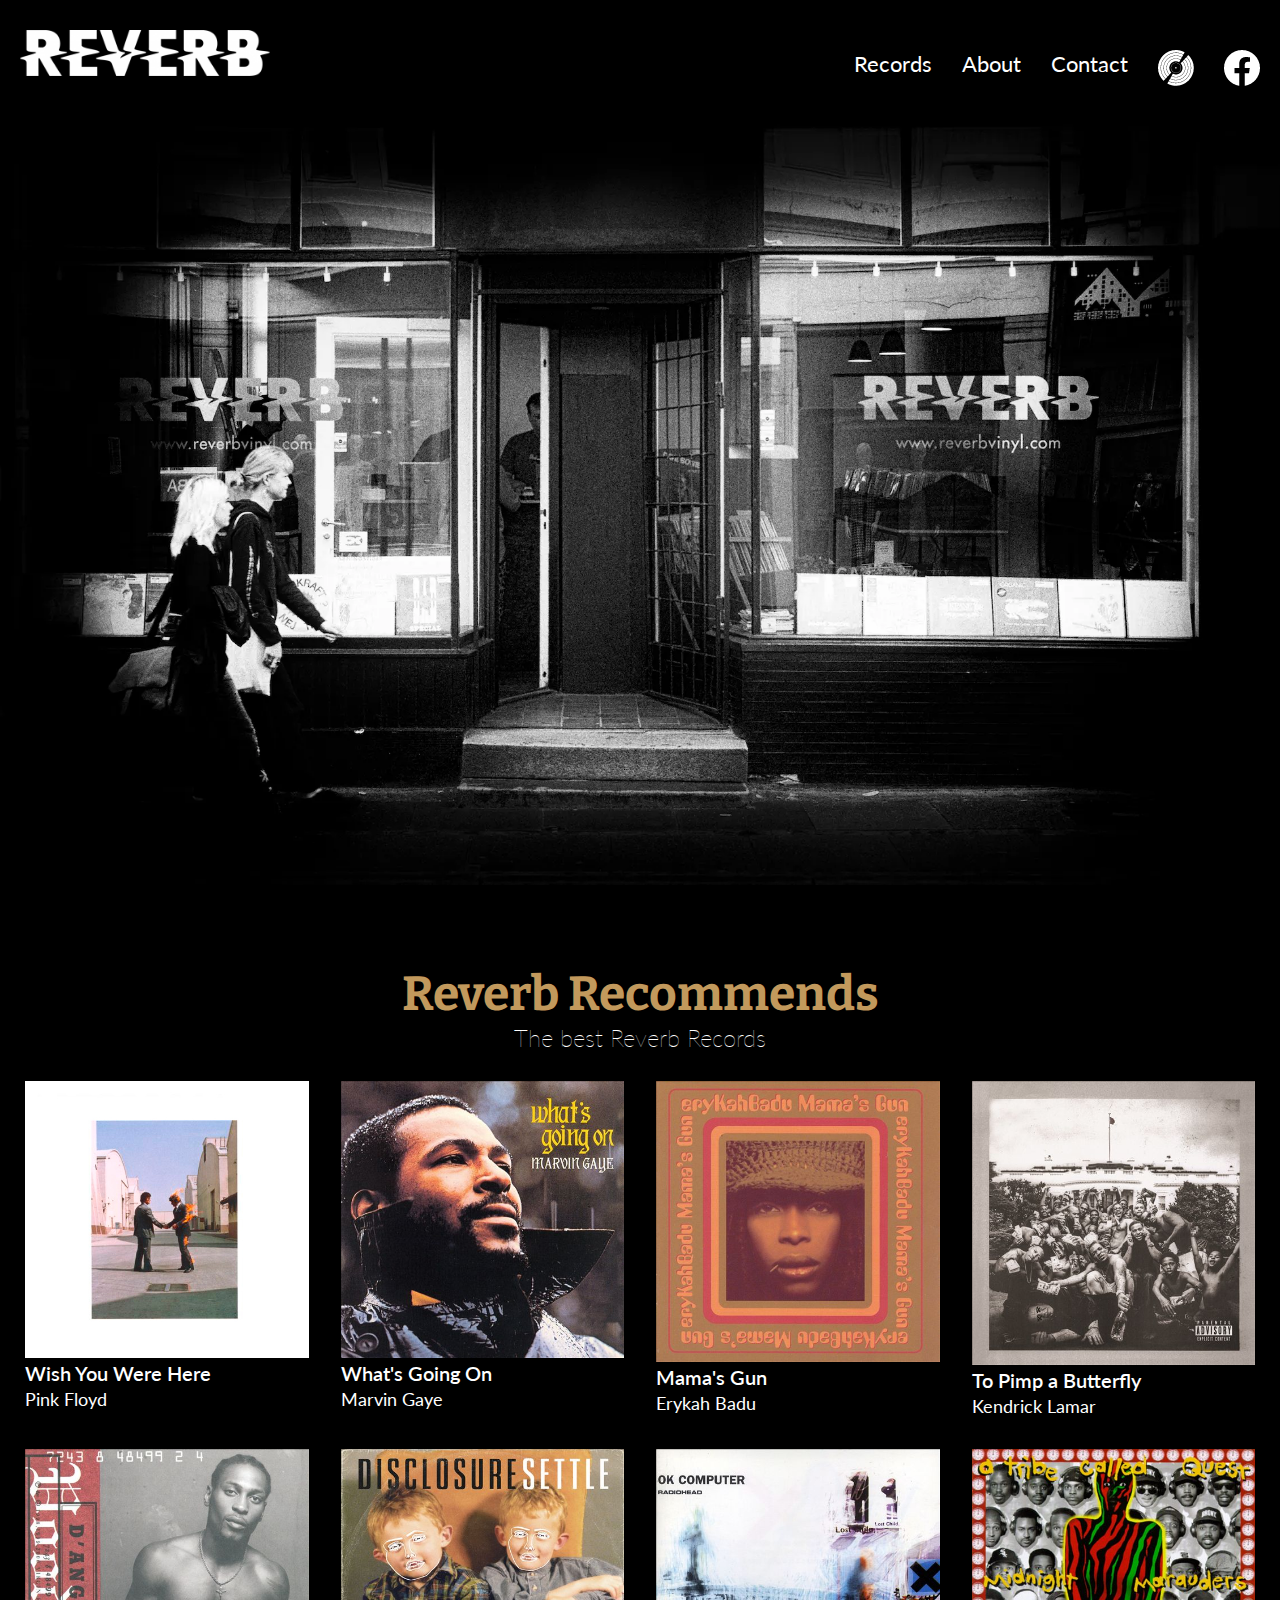
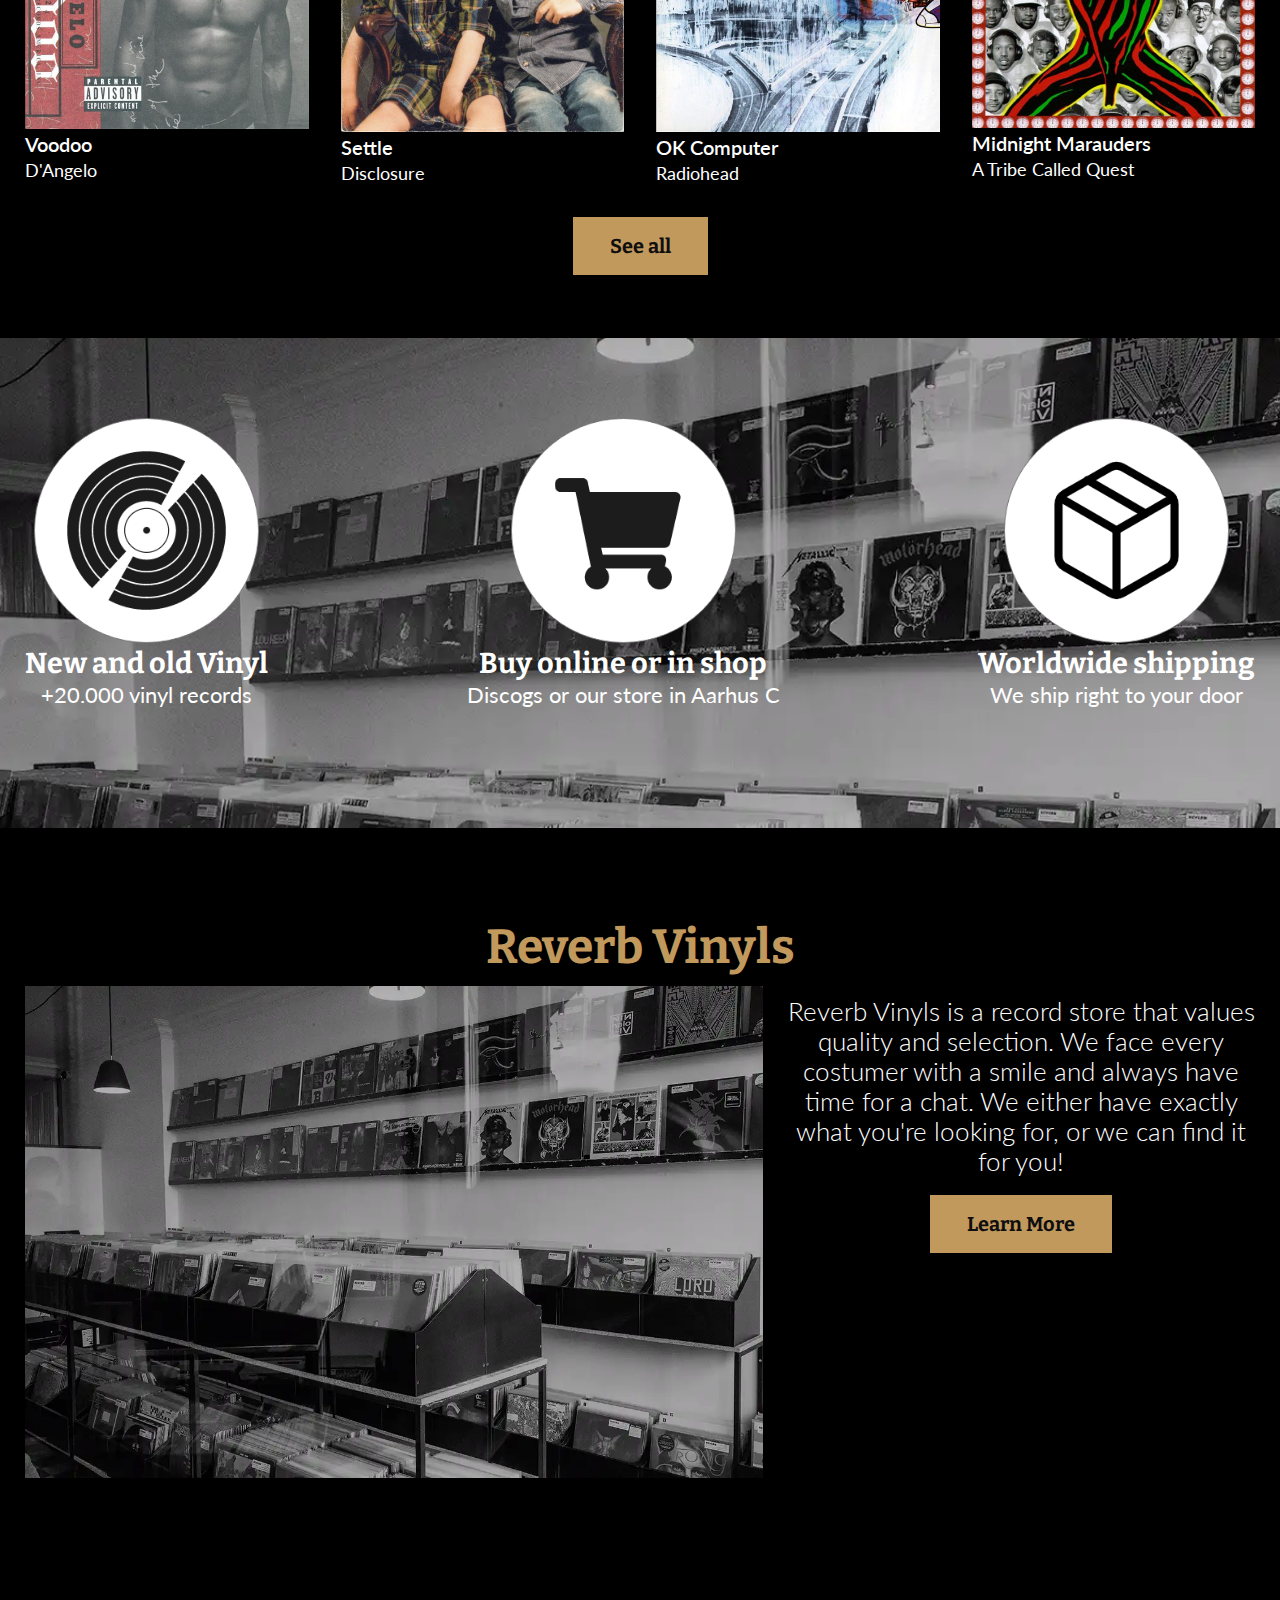
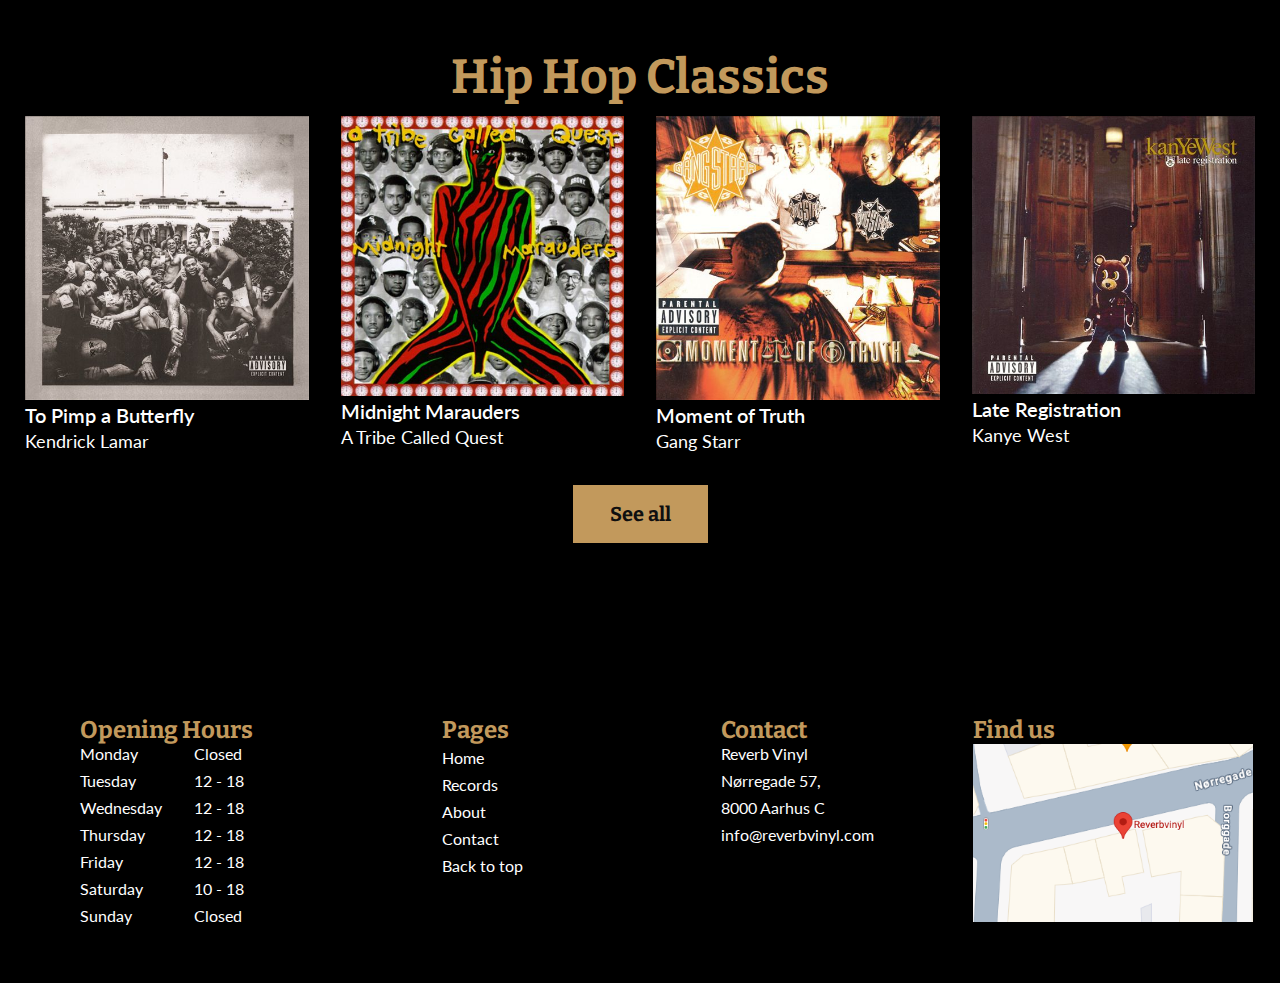
<file: index.html>
<!DOCTYPE html>
<html lang="en">
<head>
    <meta charset="UTF-8">
    <meta name="viewport" content="width=device-width, initial-scale=1.0">
    <link rel="stylesheet" href="css/style.css">
    <link rel="icon" type="image/x-icon" href="/image/favicon.jpg">
    <link rel="preload" fetchpriority="high" as="image" href="image/front2.webp" type="image/webp">
    <title>Reverb Vinyl - Best Selection of Vinyl Records</title>
    <meta name="description" content="Best Selection of Vinyl Records with everything you could ever want">
</head>
<body onhashchange="pageChange()">

    <header>
        <nav class="header wrapper flex">
            <a href="#home" class=""><img src="image/logo.png" alt="Reverb Vinyl"></a>
            <div class="header-links">
                <a href="#records">Records</a>
                <a href="#about">About</a>
                <a href="#contact">Contact</a>
                <div class="flex"><a href="https://www.discogs.com/seller/ReverbVinyl/profile"><img src="image/discogs.png" alt="discogs"></a>
                    <a href="https://www.facebook.com/reverbvinyl"><img src="image/Icon-facebook.png" alt="facebook"></a></div>
            </div>
        </nav>
        <div>
        <div id="mobileheader">
            <a href="#home"><img src="image/logo.png" alt="Reverb Vinyl"></a>
            <div id="burgermenu" onclick="showMobileHeader()">
                <div class="bar1"></div>
                <div class="bar2"></div>
                <div class="bar3"></div>
            </div>
        </div>
            <ul class="header-links-mobile" id="header-links-mobile">
                <li><a href="#records" onclick="showMobileHeader()">Records</a></li>
                <li><a href="#about" onclick="showMobileHeader()">About</a></li>
                <li><a href="#contact" onclick="showMobileHeader()">Contact</a></li>
                <li>
                    <a href="https://www.discogs.com/seller/ReverbVinyl/profile"><img src="image/discogs.png" alt="discogs"></a>
                    <a href="https://www.facebook.com/reverbvinyl"><img src="image/Icon-facebook.png" alt="facebook"></a>
                </li>
            </ul>
        </div>
    </header>
    <main> 
        <div id="home" class="page">
            <div class="index-cover"></div>
            <article id="main-reverb-recommends" class="wrapper">
                    <h1>Reverb Recommends</h1>
                    <h3>The best Reverb Records</h3><br>
                    <div class="index-albums">
                        <div class="gridcontainer recordsIndex">
                        </div>
                    </div>
                    <a href="#records" class="main-btn">See all</a>
                
            </article>
            <div id="index-banner">
                <div id="index-banner-contents" class="wrapper">
                    <div>
                        <img src="image/records.png" alt="Vinyl Records">
                        <div>
                            <strong>New and old Vinyl</strong>
                            <p>+20.000 vinyl records</p>
                        </div>
                    </div>
                    <div>
                        <img src="image/shopping.png" alt="Shopping">
                        <div>
                            <strong>Buy online or in shop</strong>
                            <p>Discogs or our store in Aarhus C</p>
                        </div>
                    </div>
                    <div>
                        <img src="image/shipping.png" alt="Shipping">
                        <div>
                            <strong>Worldwide shipping</strong>
                            <p>We ship right to your door</p>
                        </div>
                    </div>
                </div>
            </div>
            <article id="reverb-vinyl-index" class="wrapper">
                <h2 style="margin: 10px 0;">Reverb Vinyls</h2>
                <div class="" id="reverb-vinyl-index-contents">
                    <img src="image/ben1-1.webp" alt="store-image">
                    <div>
                        <p>Reverb Vinyls is a record store that values quality and selection. We face every costumer with a smile and always have time for a chat. We either have exactly what you're looking for, or we can find it for you!</p>
                        <a href="#about" class="main-btn">Learn More</a>
                    </div>
                </div>
            </article>
            <article class="wrapper" id="hiphop-classics">
                <h2 style="margin: 10px 0;">Hip Hop Classics</h2>
                <div class="gridcontainer recordsIndexNew"></div>
                <a href="#records" class="main-btn">See all</a>
            </article>
        </div>
        <div id="records" class="page wrapper">
            <h2>Records</h2>
            <div class="filterandsearchcontainer">
            <input id="searchRecords" type="search" placeholder="Search" onkeyup="search(this.value)">
            <label for="filterByGenre">
                <select id="filterByGenre"  onchange="filterByGenre(this.value)">
                    <option value="all" selected >All Genres</option>
                    <option value="Rock">Rock</option>
                    <option value="Rap/Hip-Hop">Rap/Hip-Hop</option>
                    <option value="Electronic">Electronic</option>
                    <option value="Soul">Soul</option>
                    <option value="Jazz">Jazz</option>
                    <option value="RnB">RnB</option>
                    <option value="Funk">Funk</option>
                </select>
            </label>
            </div>
            <div class="records gridcontainer"></div>
        </div>
        <div id="about" class="page wrapper">
            <h2>About us</h2>
            <p>After many years of collecting and trading vinyl and cd’s on a purely hobby basis, 2017 became the year to make the dream come true. Our new store in AArhus is concentrated around new and rare second hand vinyl with a special interest in rock subcats like indie , alternative, grunge, hardcore, punk, new wave, synth, electronic and industrial. We love listening to and talking about music and we will strive to bring a cozy and relaxed atmosphere to the shop for our customers to enjoy.</p>
            <img src="image/atdesk.webp" alt="reverb store">
        </div>
        <div id="contact" class="page wrapper">
            <h2>Contact us</h2>
            <div class="container">
              <form action="/action_page.php">
                <label for="name">Name</label>
                <input type="text" id="name" name="name" placeholder="Your name..">
            
                <label for="email">Email</label>
                <input type="text" id="email" name="email" placeholder="Your last name..">

                <label for="subject">Subject</label>
                <input type="text" id="subject" name="subject" placeholder="What is this about..">
            
                <label for="message">Message</label>
                <textarea  name="message" id="message" placeholder="Write something.." style="height:200px"></textarea>
            
                <input type="submit" value="Submit">
              </form>
            </div>
        </div>
        <div id="detailView" class="page">
        </div>
    </main>
    <footer>
        <nav class="footer wrapper gridcontainer2">
            <div class="footer-section">
                <h4>Opening Hours</h4>
                <div id="openinghours">
                    <div class="margin-right">
                        <p>Monday</p> 
                        <p>Tuesday</p> 
                        <p>Wednesday</p> 
                        <p>Thursday</p> 
                        <p>Friday</p> 
                        <p>Saturday</p> 
                        <p>Sunday</p> 
                    </div>
                    <div>
                        <p>Closed</p> 
                        <p>12 - 18</p> 
                        <p>12 - 18</p> 
                        <p>12 - 18</p> 
                        <p>12 - 18</p> 
                        <p>10 - 18</p> 
                        <p>Closed</p> 
                    </div>
                </div>
            </div>
            
            <div class="footer-section">
                <h4>Pages</h4>
                <ul>
                    <li><a href="#home">Home</a></li>
                    <li><a href="#records">Records</a></li>
                    <li><a href="#about">About</a></li>
                    <li><a href="#contact">Contact</a></li>
                    <li> <a href="#">Back to top</a></li>
                </ul>
            </div>
            <div class="footer-section">
                <h4>Contact</h4>
                    <p>Reverb Vinyl</p> 
                    <p>Nørregade 57,</p> 
                    <p>8000 Aarhus C</p> 
                    <p><a href="mailto:info@reverbvinyl.com">info@reverbvinyl.com</a></p> 
                    <div class="flex">
                        <!-- <img src="image/records.png" alt="">
                        <img src="image/records.png" alt=""> -->
                    </div>
            </div>
            <div class="footer-section">
                <h4>Find us</h4>
                <img src="image/map.png" alt="map">
                <!-- <iframe src="https://www.google.com/maps/embed?pb=!1m18!1m12!1m3!1d555.4533691224761!2d10.207155976230395!3d56.16032954083716!2m3!1f0!2f0!3f0!3m2!1i1024!2i768!4f13.1!3m3!1m2!1s0x464c3f96781121a1%3A0x59c2cce9a37cf386!2sReverbvinyl!5e0!3m2!1sda!2sdk!4v1701524158114!5m2!1sda!2sdk" width="600" height="450" style="border:0;" allowfullscreen="" loading="lazy" referrerpolicy="no-referrer-when-downgrade"></iframe> -->
            </div>
        </nav>
    </footer>
    <script src="js/spa.js"></script>
    <script src="js/main.js"></script>
</body>
</html>
</file>
<file: css/style.css>
@import url('https://fonts.googleapis.com/css2?family=Bitter:wght@400;600;700&family=Lato:wght@300;400;700&display=swap');
@import url('https://fonts.googleapis.com/css2?family=Source+Sans+3&display=swap');
* {
    margin: 0;
    padding: 0;
    box-sizing: border-box;
    font-family: 'Lato', sans-serif;
}
body {
    background-color: black;
    /* background-color: black; */
    color: #ffffff
}
h1, h2{
    font: bold 2em Bitter, serif;
    color: #C2995C;
    text-align: center;
}
.likeh1{
    font-weight: 700;
}
h3, .likeh3 {
    font: lighter 1.5em Lato, sans-serif;
}
h4 {
    font: bold 1.5em Bitter, serif;
    color: #C2995C;
}
li{
    list-style-type: none;
}
img{
    max-width: 100%;
}
a {
    text-decoration: none;
    color: white;
    
}
a:hover {
    font-weight: bolder;
}
.main-btn:hover {
    font: light 20px Bitter, serif;
    background-color: #0F0F0F;
    color: #C2995C;;
}
.flex{
    display: flex;
    justify-content: space-between;
}
.flex2{
    display: flex;
}
/* ____Header_____ */
header {
    position: fixed;
    top: 0;
    left: 0;
    right: 0;
    z-index: 9999;
    background-color: black
}


#mobileheader{
    display: flex;
    justify-content: space-between;
    padding: 20px;
}
#mobileheader button{
    background: none;
    border: none;
}
#mobileheader img{
    max-width: 180px;
}

#menu-toggle{
    display: none;
}
#burgermenu div{
    width: 35px;
    height: 3px;
    border-radius: 10px;
    background-color: white;
    margin: 8px 0;
}
#burgermenu div:first-child{
    margin: 0 0;
}

.header-links-mobile{
    display: none;
    height: 100vh;
    padding: 1em;
}
.showMenu {display: block}
.header-links-mobile li{
    text-align: center;
    font-size: 1.8em;
    margin-top: 1em;
}
.header{
    display: none;
}

/* Main______________________ */
article{
    display: block;
    padding: 2em 0;
    margin: 50px 0;
}
.wrapper{
    padding-left: 15px;
    padding-right: 15px;
}
/* ---------- page styling ---------- */
.page {
    display: none;
    /*min heigh is screen heigh minus height of tab and top bar */
    min-height: calc(100vh - 110px);
    /* padding equals height of tabbar and topbar */
    padding: 80px 0;
  }

/* Cover image on index.html */
.index-cover{
    display: block;
    background-image: url("../image/front2.webp");
    background-size: 100%;
    background-repeat: no-repeat;
    background-size: cover;
    width: 100%;
    min-height: 85vh;
    height: 90%;
}
#main-reverb-recommends{
    margin: 0 auto;
    text-align: center;
}
.index-albums{
    display: block;
    margin-bottom: 50px;
}
.gridcontainer{
    display: grid;
    grid-template-columns: 1fr 1fr;
    gap: 2em;
    /* margin: 1em; */
}
.album {
    display: block;
    /* width: 23%; */
    /* padding: 2em 1em; */
    text-align: left;
    cursor:pointer;
    transition: transform .2s; /* Animation */
}
.album img{
    width: 100%;
    height: auto;
    transition: transform .2s; /* Animation */
}
.album:hover{
    transform: scale(1.05);
}
.album-title {
    display: block;
    font: 16px Lato, sans-serif;
    font-weight: 600;
    padding-bottom: 2px;
}
.artist-title {
    font: 16px Lato, sans-serif;
}
.main-btn{
    margin-top: 50px;
    padding: 15px 35px;
    font: bold 20px Bitter, serif;
    background-color: #C2995C;
    color: #0F0F0F;
    border: 2px solid #C2995C;
}
/* Index banner */
#index-banner{
    display: block;
    background-image: url("../image/ben1-1.webp");
    background-size: cover;
    text-align: center;
    padding: 5em 0;
}
#index-banner img{
    max-width: 150px;
}

#index-banner-contents strong{
    font: bold 1.4em Bitter, serif;
}
#index-banner-contents p{
    font-size: 1em;
    
}
#index-banner-contents div{
    margin-bottom: 20px;
}
/* Who are we? */
#reverb-vinyl-index-contents div{
    font-size: 1.2em;
    font-weight: 300;
    text-align: center;
}
#reverb-vinyl-index-contents p{
    margin: 10px 0 30px;
}
/* Hip hop classics */
#hiphop-classics{
    margin: 0 auto;
    text-align: center;
}
.recordsIndexNew{
    margin-bottom: 50px;
}

/* ______Records Page_______ */
#filterByGenre {
    font-size: 1.1em;
    padding: 10px 8px;
    margin:5px 0 20px;
    width: 100%;
    min-width: 50%;
    color: white;
    background-color: #0F0F0F;
    border: solid white 5px;
}
#filterByGenre option {
    font-size:1.2em
}
#searchRecords{
    display: block;
    font-size: 1.1em;
    padding: 10px 8px;
    margin:20px 0 5px;
    width: 100%;
    /* color: white;
    background-color: #0F0F0F; */
    /* border: solid white 5px; */
}
/* ______About page________ */
#about {
    display: block;
    text-align: center;
    max-width: 700px;
    margin: 0 auto;
}

#about p {
    font-weight: 300;
    margin: 20px 50px 30px;
}
#about img{
    max-width: 750px;
    width: 100%;
}

/* ______Contact page________ */
input[type=text], select, textarea {
    width: 100%;
    padding: 12px;
    border: 1px solid #ccc;
    border-radius: 4px;
    box-sizing: border-box;
    margin-top: 6px;
    margin-bottom: 16px;
    resize: vertical;
  }
  
  input[type=submit] {
    background-color: #C2995C;
    color: black;
    padding: 12px 20px;
    border: none;
    border-radius: 4px;
    cursor: pointer;
  }
  
  input[type=submit]:hover {
    background-color: #45a049;
  }
  
  .container {
    border-radius: 5px;
    padding: 20px;
  }

/* ______Detail View________ */
#detailView h1{
    text-align: left;
}

.detailWrapper p {
    margin: 15px 0;
    line-height: 1.3em;
    font-weight: 300;
}
#detailAll h3{margin-bottom: 8px;}

#detailView img {margin: 10px 0;}

.detailWrapper strong{
    font-size: 1.1em;
    font-weight: 700;
}

.detailWrapper{margin: 0 15px;}

#detailPrice{
    font-size: 1.8em;
    margin: 0.5em 0 0.8em;
    font-weight: 400;
}
.red {color: red;}

.regular{font-weight: 300;}

.green {color: lightgreen;}

/* Product details/tracklist section */

#albumDetailsContainer{
    margin: 50px 0 20px;
    width: 100%;
    display: flex;
}
#albumtitledetail{
    margin-bottom: 10px;
}
.active2{
    font: bold;
    font-size: 1.5em;
}
#albumDetailsContainer button{
    width: 50%;
    padding: 1em;
    font-size: 1.1em;
    color: white;
    background-color: transparent;
}
.leftButton{
    border: 2px solid white;
    border-style: none solid solid none ;
}
.rightButton{
    border: 2px solid white;
    border-style: none none solid none;
}

#productGrid {
    display: grid;
    grid-template-columns: 85px 1fr;
    gap: 0.8em 1em;
}
#productGrid p{
    margin: 0;
}
#productGrid p:nth-child(odd){
    font-weight: 500;
}
#tracklist p{
    font-weight: 500;
}

#productDetails{
    display: none;
}
#detailView h2{
    margin-top: 50px;
    /* color: white; */
}
/* Footer */
.footer p{
    margin-bottom: 8px;
}
.footer ul li{
    padding: 7px 0;
}
.gridcontainer2{
    display: grid;
    grid-template-columns: 1fr;
    gap: 2em;
    margin: 1em;
}
#map {
    height: 100%;
}
.footer-section iframe{
    max-width: 280px;
    max-height: 200px;
}
.footer-section img{
    max-width: 280px;
    max-height: 200px;
}
.footer-section{
    /* width: 100%; */
    margin: 0 auto;
    text-align: center;
    padding: 6% 0;
}
#openinghours {
    display: flex;
}
#openinghours div {
    text-align: left;
}
.margin-right{
    margin-right: 2em;
}
  @media (min-width: 768px) {
    /* Header */
    .header{
        padding: 30px 10px 10px;
        display: flex;
        justify-content: space-between;
        color:#ffffff;
        
    }
    .header img{ 
        max-width: 250px;
    }
    .header-links{
        display: flex;
    }
    .header-links a{
        display: block;
        padding: 20px 0 20px 30px;
        color:#ffffff;
        font: 22px Lato, sans-serif;
    }
    .header-links a:hover{
        font-weight: bolder;
    }
    #mobileheader{
        display: none;
    }
    /* Pages */
    .page{
        padding: 120px 0 60px;
    }
    article{
        display: block;
        padding: 5em 0;
    }
    .gridcontainer{
        grid-template-columns: 1fr 1fr 1fr 1fr;
    }
    h1, h2 {
        font-size: 3em;
    }
 
    .gridcontainer2{
        grid-template-columns: 1fr 1fr;
    }
    .footer-section{
        /* width: 100%; */
        margin: 0 auto;
        text-align: justify;
        padding: 50px 0;
    }
    /* Front page */
    #index-banner-contents{
        display: flex;
        justify-content: space-between;
    }
    #reverb-vinyl-index-contents{
        display: flex;
        justify-content: space-between;
    }
    #reverb-vinyl-index img{
        width: 60%;
    }
    #reverb-vinyl-index-contents div{
        width: 38%;
        font-size: 1.6em;
    }
    /* Records */
    #filterByGenre {
        font-size: 1.2em;
        padding: 13px 10px;
        margin-bottom: 10px;
        width: 100%;
        min-width: 25%;
    }
    #searchRecords{
        display: block;
        font-size: 1em;
        padding: 10px 8px;
        margin:20px 0 5px;
        width: 30%;
        
        /* color: white;
        background-color: #0F0F0F; */
        border: solid white 5px;
    }
    .filterandsearchcontainer{
        display: flex;
        justify-content: space-between;
    }
    /* Detail */
    .detailWrapper{
        display: grid;
        grid-template-columns: 1fr 1fr;
        gap: 2em;
        align-items: start;
    }
    /* About */
    #about p {
        font-size: 1.2em;
        line-height: 1.2;
    }
  }
  @media (min-width: 1080px) {
    .album-title {
        display: block;
        font-size: 20px;
        padding-bottom: 3px;
    }
    .artist-title {
        font-size: 18px;
    }
    #index-banner-contents strong{
        font: bold 1.8em Bitter, serif;
    }
    #index-banner-contents p{
        font-size: 1.4em;
    }
    #index-banner img{
        max-width: 200px;
    }
    /* #filterByGenre {
        width: 30%;
    } */

    .detailWrapper img{
        width: 100%;
    }

    #albumDetailsContainer{
        width: 80%;
    }
    /* Footer */
    .footer ul li{
        padding: 4px 0;
    }
  }
  
  @media (min-width: 1280px) {
    .wrapper{
        max-width: 1260px;
        margin: 0 auto;
    }
    .page{
        margin: 0 auto;
    }
    .gridcontainer{
       margin: 10px 0;
    }
    .gridcontainer2{
        grid-template-columns: 1fr 1fr 1fr 1fr;
    }
    #index-banner img{
        max-width: 225px;
    }
    /* .detailWrapper{
       margin: 0 auto; 
       max-width: 1260px;
    } */
    .recordsIndexNew{
        margin-bottom: 50px;
    }
  }
</file>
